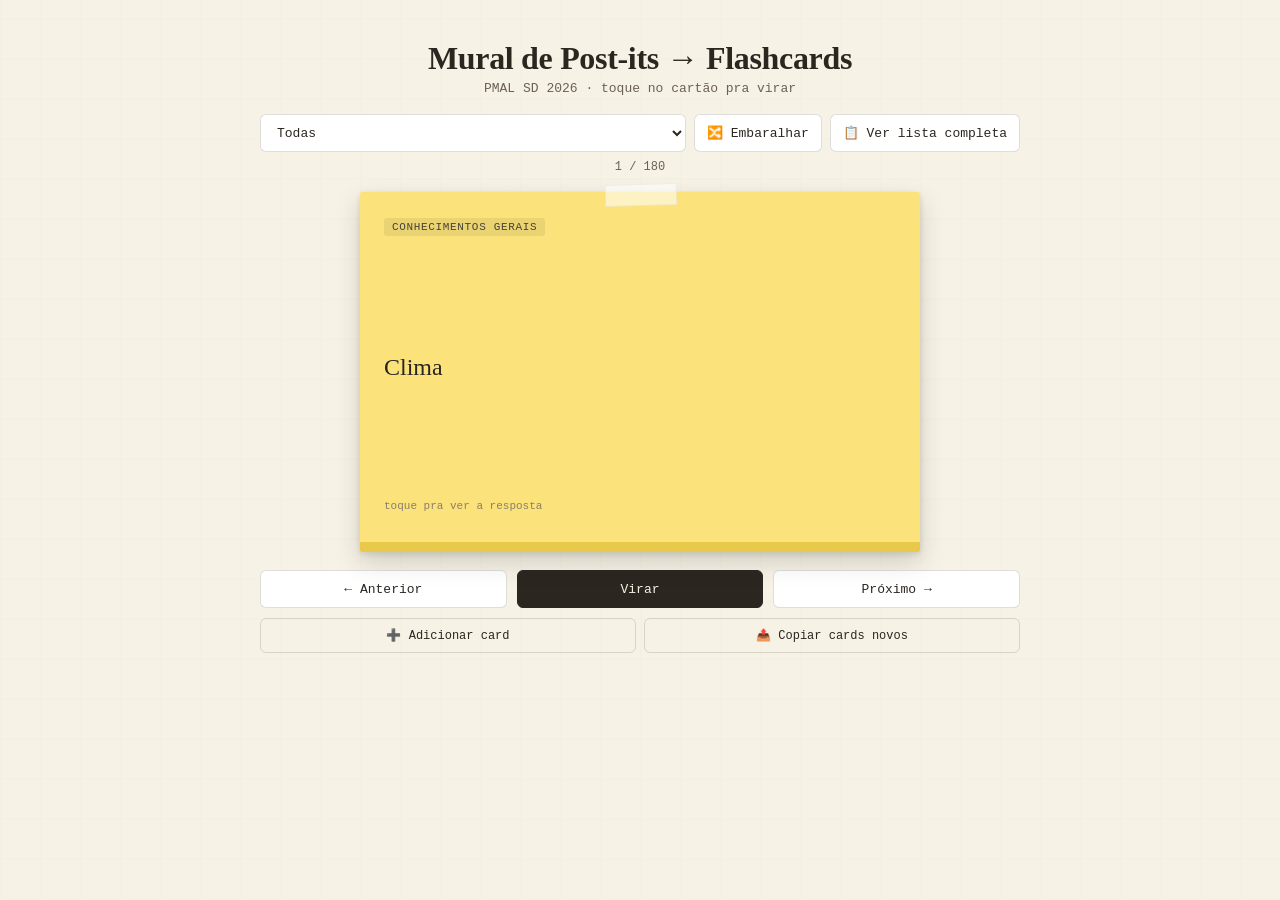
<file: index.html>
<!DOCTYPE html>
<html lang="pt-BR">
<head>

<meta charset="UTF-8">
<meta name="viewport" content="width=device-width, initial-scale=1.0">

<meta name="google-site-verification" content="-DmWqSqCi6LrzRDoDsyA402H-hPw4jcKFDaQwKq_v6o" />

<title>Flashcards PMAL — Mural de Post-its</title>

<link rel="stylesheet" href="styles.css">
<link rel="icon" type="image/png" href="assets/Logo_dominio_sem_fundo.png">

</head>
<body>

  <div class="wrap">
    <header>
      <h1>Mural de Post-its → Flashcards</h1>
      <div class="sub">PMAL SD 2026 · toque no cartão pra virar</div>
    </header>

    <div class="toolbar">
      <select id="subjectFilter"></select>
      <button id="shuffleBtn">🔀 Embaralhar</button>
      <button id="listToggleBtn">📋 Ver lista completa</button>
      <span class="progress" id="progress"></span>
    </div>

    <div class="stage">
      <div class="card" id="card">
        <div class="face front">
          <span class="tag" id="tagFront"></span>
          <div class="front-text" id="frontText"></div>
          <div class="hint">toque pra ver a resposta</div>
        </div>
        <div class="face back">
          <span class="tag" id="tagBack"></span>
          <p class="back-text" id="backText"></p>
        </div>
      </div>
    </div>

    <div class="nav">
      <button id="prevBtn">← Anterior</button>
      <button class="primary" id="flipBtn">Virar</button>
      <button id="nextBtn">Próximo →</button>
    </div>

    <div class="actions">
      <button id="addBtn">➕ Adicionar card</button>
      <button id="exportBtn">📤 Copiar cards novos</button>
    </div>

    <div class="list" id="listView"></div>
  </div>

  <dialog id="addDialog">
    <form id="addForm">
      <h2>Novo card</h2>

      <label>Matéria
        <select id="newSubject"></select>
      </label>
      <input id="newSubjectCustom" placeholder="Nome da nova matéria" hidden>

      <label>Frente (título)
        <input id="newFront" required>
      </label>

      <label>Verso (resposta)
        <textarea id="newBack" rows="7" required placeholder="Uma linha por tópico. Enter = quebra de linha"></textarea>
      </label>

      <div class="dlg-actions">
        <button type="button" id="cancelAdd">Cancelar</button>
        <button type="submit" class="primary">Salvar</button>
      </div>
    </form>
  </dialog>

  <script src="script.js"></script>

</body>
</html>
</file>
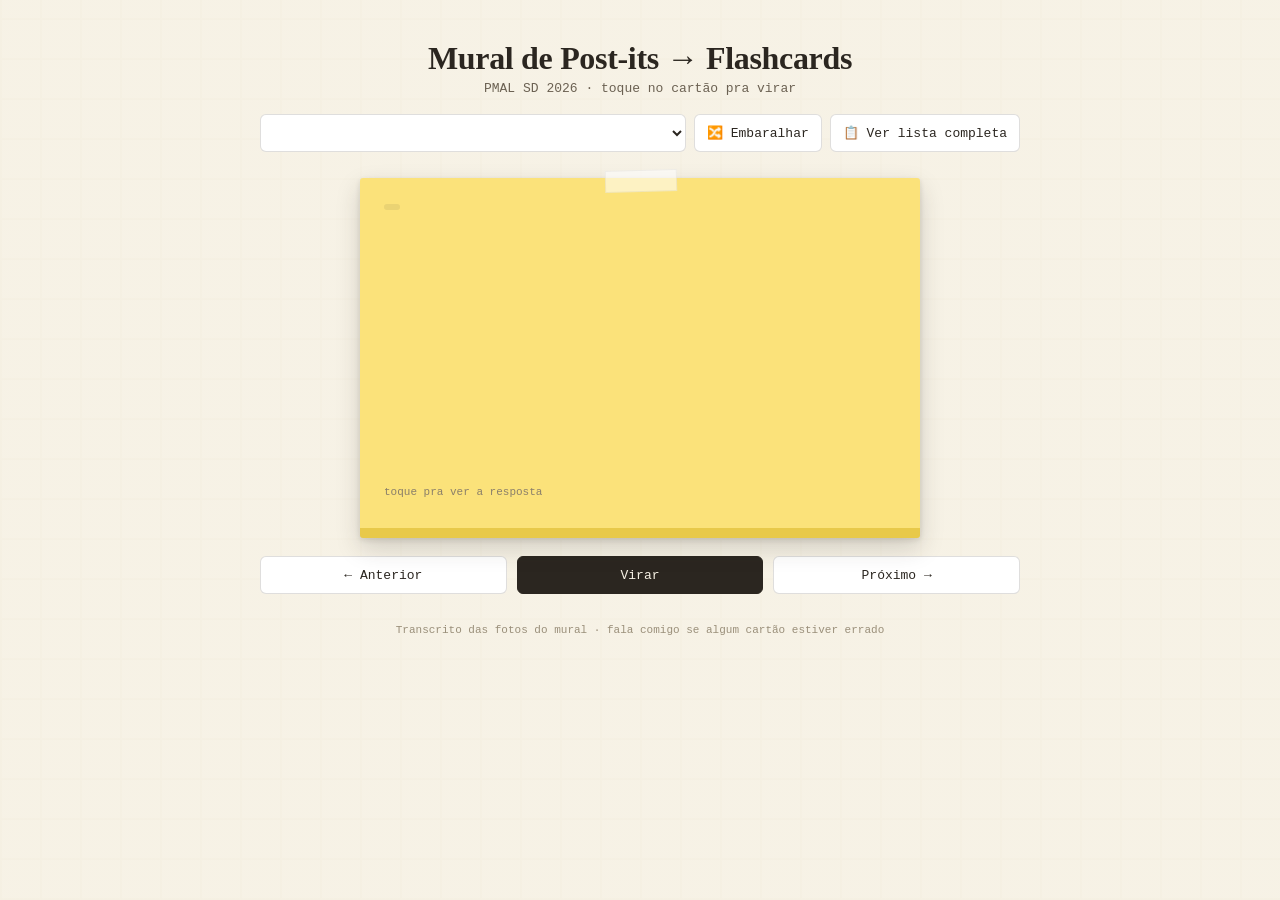
<file: flashcards_pmal.html>
<!DOCTYPE html>
<html lang="pt-BR">
<head>
<meta charset="UTF-8">
<meta name="viewport" content="width=device-width, initial-scale=1.0">
<title>Flashcards PMAL — Mural de Post-its</title>
<link rel="stylesheet" href="styles.css">
</head>
<body>

  <div class="wrap">
  <header>
    <h1>Mural de Post-its → Flashcards</h1>
    <div class="sub">PMAL SD 2026 · toque no cartão pra virar</div>
  </header>

  <div class="toolbar">
    <select id="subjectFilter"></select>
    <button id="shuffleBtn">🔀 Embaralhar</button>
    <button id="listToggleBtn">📋 Ver lista completa</button>
    <span class="progress" id="progress"></span>
  </div>

  <div class="stage">
    <div class="card" id="card">
      <div class="face front">
        <span class="tag" id="tagFront"></span>
        <div class="front-text" id="frontText"></div>
        <div class="hint">toque pra ver a resposta</div>
      </div>
      <div class="face back">
        <span class="tag" id="tagBack"></span>
        <p class="back-text" id="backText"></p>
      </div>
    </div>
  </div>

  <div class="nav">
    <button id="prevBtn">← Anterior</button>
    <button class="primary" id="flipBtn">Virar</button>
    <button id="nextBtn">Próximo →</button>
  </div>

  <div class="list" id="listView"></div>

  <footer>Transcrito das fotos do mural · fala comigo se algum cartão estiver errado</footer>
</div>
<script src="script.js"></script>



</body>
</html>
</file>
<file: styles.css>
:root{
  --paper:#f6f1e4;
  --ink:#2b2620;
  --sticky:#fbe27a;
  --sticky-edge:#e8c94a;
  --accent:#c1440e;
  --accent2:#2f6f5e;
  --card-shadow: 0 10px 24px rgba(43,38,32,0.18), 0 2px 6px rgba(43,38,32,0.12);
  --line: rgba(43,38,32,0.15);
}

*{box-sizing:border-box;}

/* garante que o atributo hidden sempre esconda o elemento */
[hidden]{display:none !important;}

html, body{height:100%;}

body{
  margin:0;
  font-family: 'Courier New', ui-monospace, monospace;
  background:
    linear-gradient(rgba(246,241,228,0.94), rgba(246,241,228,0.94)),
    repeating-linear-gradient(0deg, #e9e2cd 0 2px, transparent 2px 40px),
    repeating-linear-gradient(90deg, #e9e2cd 0 2px, transparent 2px 40px);
  color:var(--ink);
  min-height:100vh;
  display:flex;
  justify-content:center;
  align-items:flex-start;
  padding: clamp(16px, 4vw, 40px) 16px 40px;
}

.wrap{width:100%;max-width:760px;margin:0 auto;}

header{margin-bottom:18px;text-align:center;}

h1{
  font-family: Georgia, 'Times New Roman', serif;
  font-size: clamp(20px, 5.5vw, 32px);
  margin:0 0 4px;
  letter-spacing:-0.01em;
}

.sub{color:#6b6152;font-size:13px;}

/* ---------- Toolbar ---------- */
.toolbar{
  display:flex;
  flex-wrap:wrap;
  gap:8px;
  align-items:center;
  margin:16px 0 12px;
  justify-content:center;
}

select, button{
  font-family:inherit;
  font-size:13px;
  padding:9px 12px;
  border-radius:6px;
  border:1px solid var(--line);
  background:#fff;
  color:var(--ink);
  cursor:pointer;
  min-height:38px;
}

select{flex:1 1 140px;}

button.primary{
  background:var(--ink);
  color:var(--paper);
  border-color:var(--ink);
}

button:hover{opacity:0.85;}

.progress{
  font-size:12px;
  color:#6b6152;
  width:100%;
  text-align:center;
  order:10;
}

/* ---------- Cartão ---------- */
.stage{
  perspective: 1800px;
  margin:18px auto;
  max-width:560px;
}

.card{
  position:relative;
  width:100%;
  min-height:clamp(360px, 42vw, 280px);
  transform-style:preserve-3d;
  transition: transform 0.5s cubic-bezier(.4,.2,.2,1);
  cursor:pointer;
}

.card.flipped{transform: rotateY(180deg);}

.face{
  position:absolute;
  inset:0;
  backface-visibility:hidden;
  border-radius:3px;
  padding:26px 24px 30px;
  display:flex;
  flex-direction:column;
  background:var(--sticky);
  box-shadow:var(--card-shadow);
  border-bottom: 10px solid var(--sticky-edge);
}

.face::before{
  content:"";
  position:absolute;
  top:-8px; left:50%;
  width:70px; height:20px;
  margin-left:-35px;
  background:rgba(255,255,255,0.55);
  border:1px solid rgba(0,0,0,0.05);
  transform:rotate(-1.5deg);
}

.face.back{
  transform: rotateY(180deg);
  background:#fff9e6;
  border-bottom:10px solid #e8dfb8;
}

.tag{
  align-self:flex-start;
  font-size:11px;
  text-transform:uppercase;
  letter-spacing:0.06em;
  background:rgba(43,38,32,0.08);
  padding:3px 8px;
  border-radius:3px;
  margin-bottom:14px;
  color:#4a4234;
}

.front-text{
  font-family: Georgia, serif;
  font-size: clamp(18px,3.4vw,24px);
  line-height:1.35;
  margin:auto 0;
}

.back-text{
  font-size:15px;
  line-height:1.55;
  white-space:pre-line;
  margin:0;
}

.hint{
  margin-top:16px;
  font-size:11px;
  color:#8a7f6a;
}

/* ---------- Navegação ---------- */
.nav{
  display:flex;
  justify-content:space-between;
  align-items:center;
  gap:10px;
  margin-top:14px;
}

.nav button{flex:1;}

/* ---------- Ações secundárias (adicionar / exportar) ---------- */
.actions{
  display:flex;
  gap:8px;
  margin-top:10px;
}

.actions button{
  flex:1;
  font-size:12px;
  min-height:34px;
  background:transparent;
}

/* ---------- Lista completa ---------- */
.grid-toggle{
  margin-top:26px;
}

.list{
  display:none;
  margin-top:16px;
  border-top:1px solid var(--line);
  padding-top:12px;
}

.list.show{display:block;}

.list-item{
  padding:10px 4px;
  border-bottom:1px solid var(--line);
  font-size:13px;
}

.list-item b{font-family:Georgia,serif;font-size:14px;}

.list-item .li-tag{
  color:var(--accent);
  font-size:11px;
  text-transform:uppercase;
  letter-spacing:0.04em;
}

.list-item .li-back{
  color:#514a3c;
  margin-top:4px;
  white-space:pre-line;
}

footer{
  margin-top:30px;
  font-size:11px;
  color:#9a8f7a;
  text-align:center;
}

/* ---------- Diálogo: novo card ---------- */
dialog{
  border:1px solid var(--line);
  border-radius:8px;
  background:var(--paper);
  color:var(--ink);
  font-family:inherit;
  padding:20px;
  width:min(92vw, 480px);
  box-shadow:var(--card-shadow);
}

dialog::backdrop{background:rgba(43,38,32,0.45);}

dialog h2{
  font-family:Georgia,serif;
  margin:0 0 12px;
  font-size:20px;
}

dialog label{
  display:block;
  font-size:12px;
  margin-bottom:10px;
  color:#6b6152;
}

dialog input,
dialog textarea,
dialog select{
  display:block;
  width:100%;
  margin-top:4px;
  font-family:inherit;
  font-size:14px;
  padding:9px 10px;
  border:1px solid var(--line);
  border-radius:6px;
  background:#fff;
  color:var(--ink);
}

dialog textarea{resize:vertical;}

#newSubjectCustom{margin-bottom:10px;}

.dlg-actions{
  display:flex;
  gap:8px;
  justify-content:flex-end;
  margin-top:6px;
}

/* ---------- Mobile ---------- */
@media (max-width: 420px){
  body{padding:14px 10px 32px;}
  .face{padding:20px 16px 24px;}
  .nav{flex-wrap:wrap;}
  .nav button{flex:1 1 100%;}
  .nav #flipBtn{order:-1;}
  select{flex:1 1 100%;}
}
</file>
